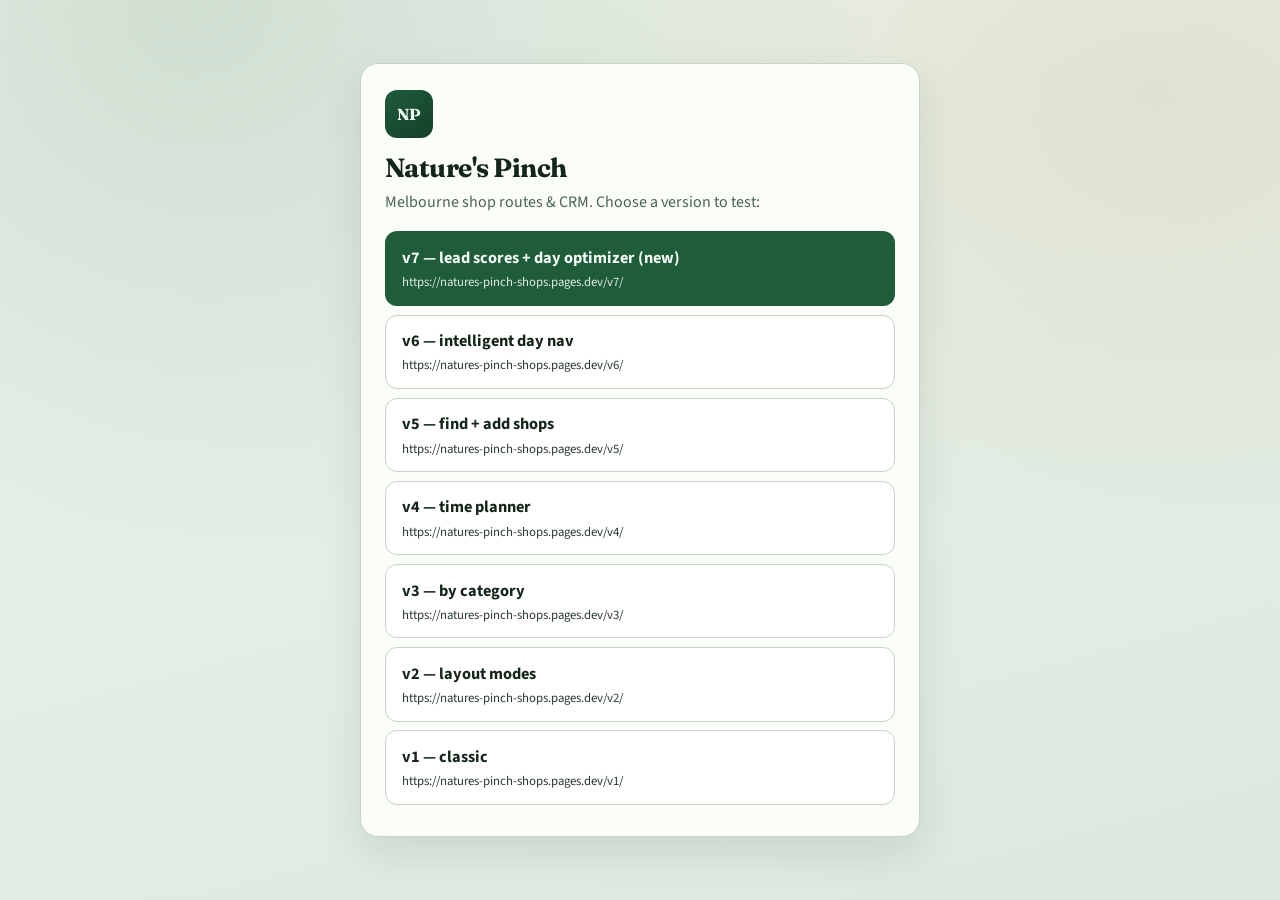
<file: index.html>
<!DOCTYPE html>
<html lang="en">
<head>
  <meta charset="UTF-8" />
  <meta name="viewport" content="width=device-width, initial-scale=1" />
  <title>Nature's Pinch — Shop Finder</title>
  <meta name="description" content="Nature's Pinch Melbourne shop finder — v1–v7." />
  <meta name="theme-color" content="#1f5c3a" />
  <style>
    @import url("https://fonts.googleapis.com/css2?family=Fraunces:opsz,wght@9..144,700&family=Source+Sans+3:wght@400;600;700&display=swap");
    :root { --ink:#14261a; --muted:#4a6354; --accent:#1f5c3a; --line:#c5d4c6; --panel:#fafdf8; }
    * { box-sizing: border-box; }
    body {
      margin: 0; min-height: 100dvh; font-family: "Source Sans 3", sans-serif; color: var(--ink);
      background:
        radial-gradient(ellipse at 15% 0%, rgba(31, 92, 58, 0.14), transparent 45%),
        radial-gradient(ellipse at 90% 10%, rgba(166, 124, 42, 0.12), transparent 40%),
        linear-gradient(165deg, #eef5ec, #dce8df);
      display: grid; place-items: center; padding: 1.5rem;
    }
    .card {
      width: min(560px, 100%); background: var(--panel); border: 1px solid var(--line);
      border-radius: 18px; padding: 1.6rem 1.5rem 1.4rem; box-shadow: 0 16px 40px rgba(20, 38, 26, 0.1);
    }
    .mark {
      width: 48px; height: 48px; border-radius: 12px; display: grid; place-items: center;
      background: linear-gradient(145deg, #1f5c3a, #144029); color: #f4faf6;
      font-family: Fraunces, Georgia, serif; font-weight: 700; margin-bottom: 0.85rem;
    }
    h1 { margin: 0; font-family: Fraunces, Georgia, serif; font-size: 1.65rem; letter-spacing: -0.02em; }
    .lead { margin: 0.4rem 0 1.1rem; color: var(--muted); line-height: 1.45; }
    a.ver {
      display: block; text-decoration: none; border-radius: 12px; padding: 0.85rem 1rem;
      margin-bottom: 0.55rem; border: 1px solid var(--line); background: #fff; color: var(--ink);
    }
    a.ver.primary { background: var(--accent); color: #f4faf6; border-color: transparent; }
    a.ver strong { display: block; font-size: 1.02rem; }
    a.ver span { display: block; font-size: 0.8rem; opacity: 0.9; margin-top: 0.2rem; word-break: break-all; }
    a.ver:hover { filter: brightness(1.04); }
  </style>
</head>
<body>
  <main class="card">
    <div class="mark" aria-hidden="true">NP</div>
    <h1>Nature's Pinch</h1>
    <p class="lead">Melbourne shop routes &amp; CRM. Choose a version to test:</p>
    <a class="ver primary" href="./v7/">
      <strong>v7 — lead scores + day optimizer (new)</strong>
      <span>https://natures-pinch-shops.pages.dev/v7/</span>
    </a>
    <a class="ver" href="./v6/"><strong>v6 — intelligent day nav</strong><span>https://natures-pinch-shops.pages.dev/v6/</span></a>
    <a class="ver" href="./v5/"><strong>v5 — find + add shops</strong><span>https://natures-pinch-shops.pages.dev/v5/</span></a>
    <a class="ver" href="./v4/"><strong>v4 — time planner</strong><span>https://natures-pinch-shops.pages.dev/v4/</span></a>
    <a class="ver" href="./v3/"><strong>v3 — by category</strong><span>https://natures-pinch-shops.pages.dev/v3/</span></a>
    <a class="ver" href="./v2/"><strong>v2 — layout modes</strong><span>https://natures-pinch-shops.pages.dev/v2/</span></a>
    <a class="ver" href="./v1/"><strong>v1 — classic</strong><span>https://natures-pinch-shops.pages.dev/v1/</span></a>
  </main>
</body>
</html>
</file>
